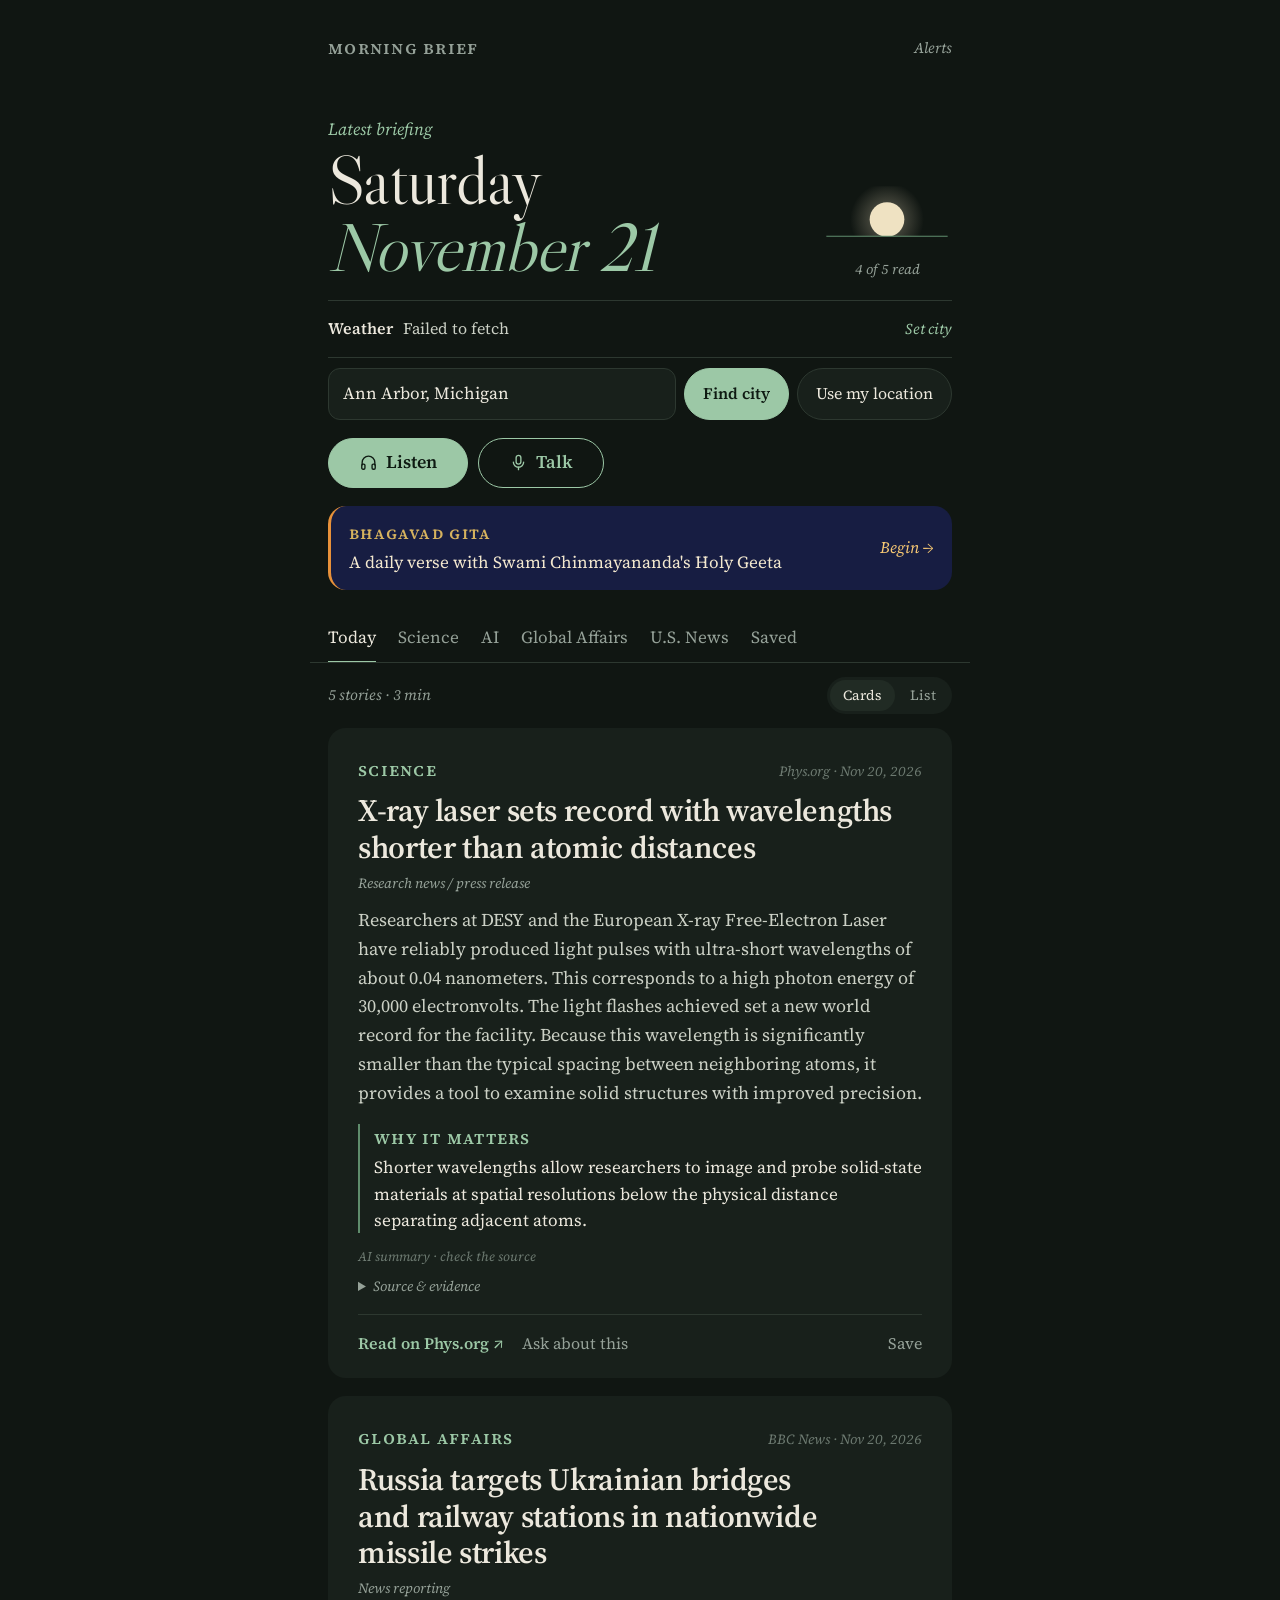
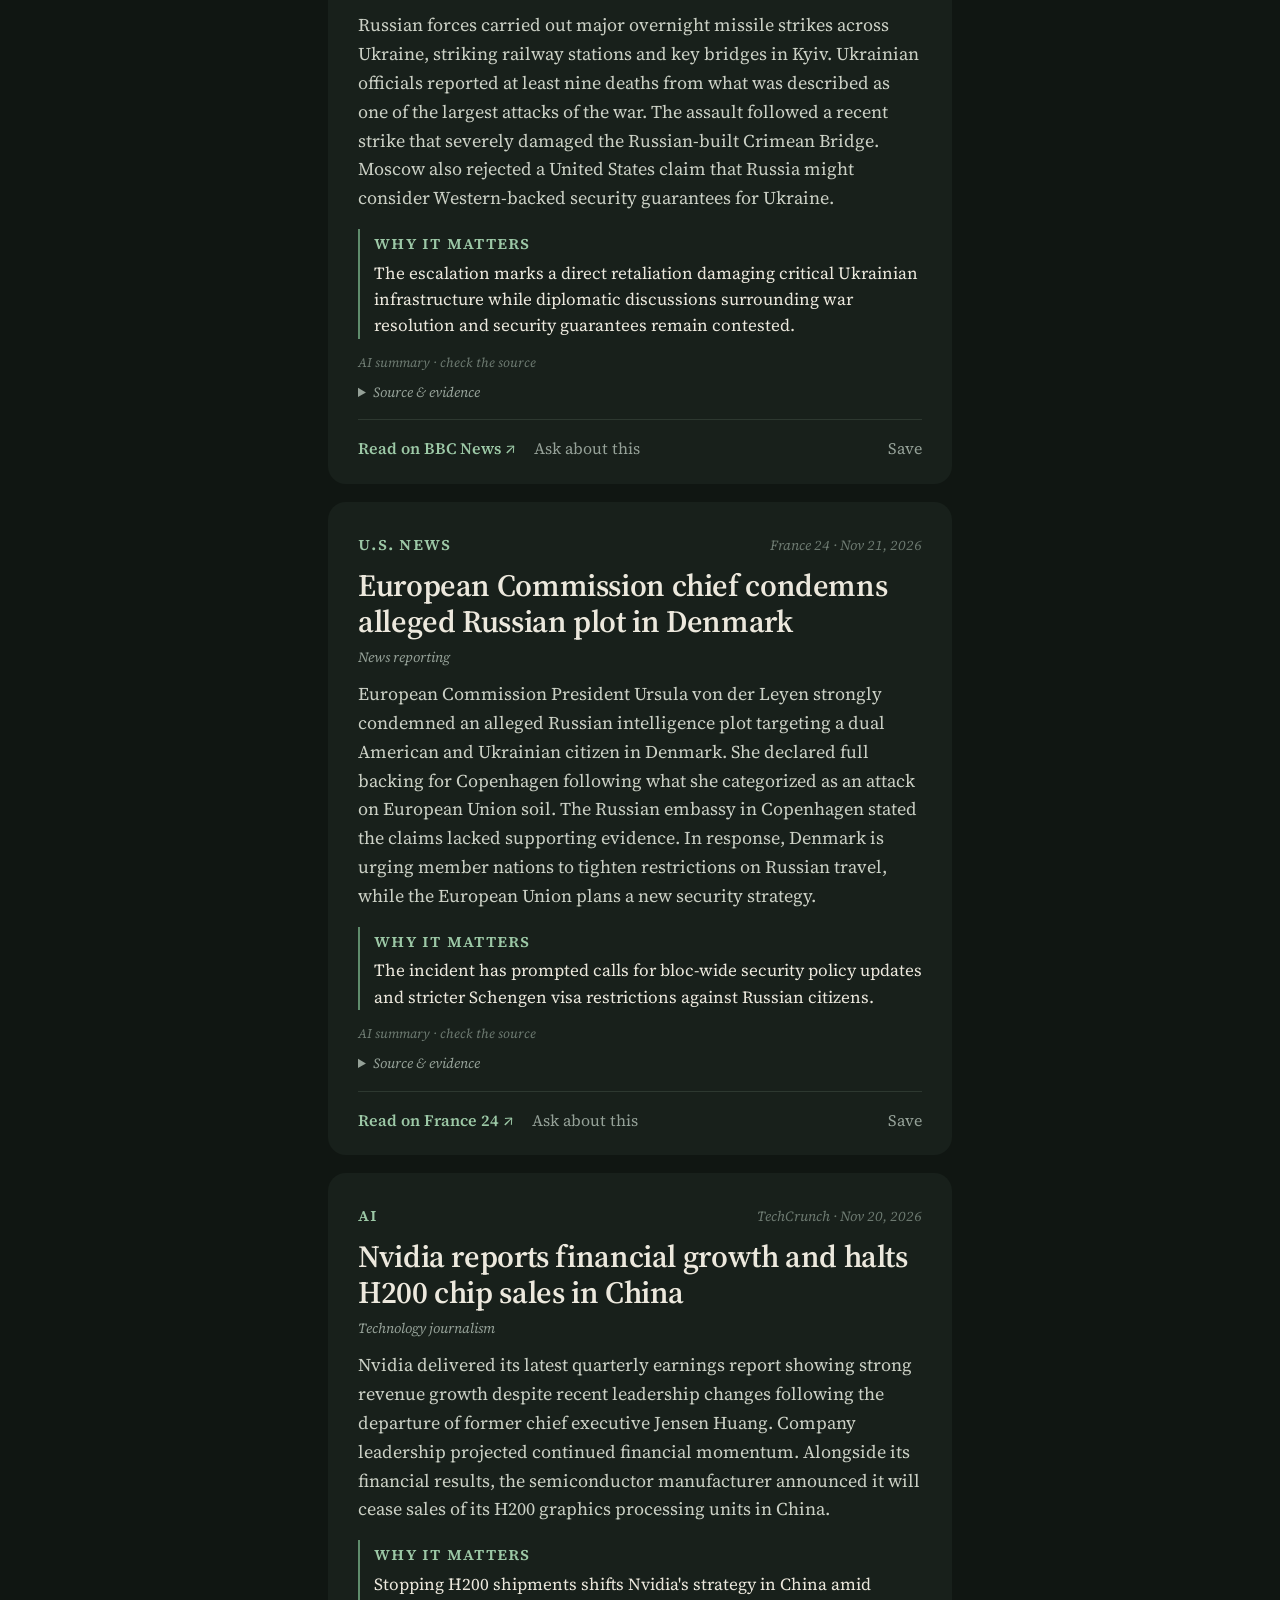
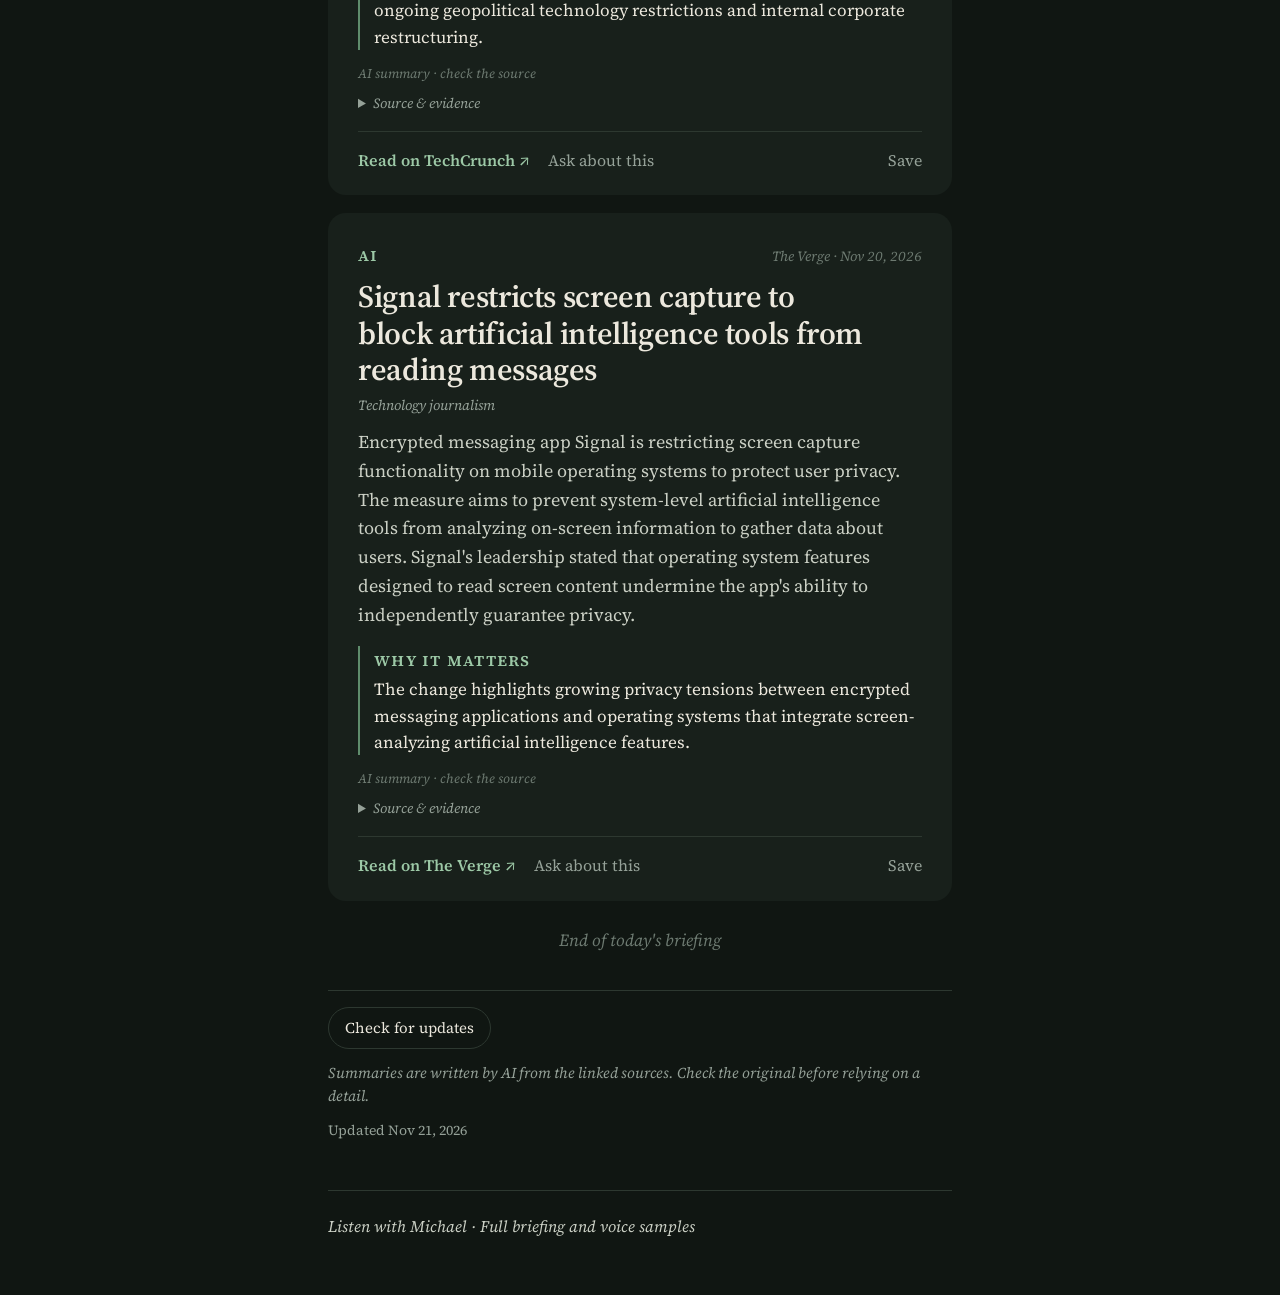
<file: index.html>
<!doctype html>
<html lang="en">
  <head>
    <meta charset="UTF-8" />
    <meta name="viewport" content="width=device-width, initial-scale=1, viewport-fit=cover" />
    <meta name="apple-mobile-web-app-capable" content="yes" />
    <meta name="apple-mobile-web-app-title" content="Morning Brief" />
    <link rel="apple-touch-icon" href="apple-touch-icon.png" />
    <meta name="theme-color" content="#101612" />
    <meta name="apple-mobile-web-app-status-bar-style" content="black-translucent" />
    <meta name="description" content="A personal morning briefing on science, AI and world news." />
    <link rel="manifest" href="manifest.webmanifest" />
    <link rel="icon" href="icon.svg" type="image/svg+xml" />
    <title>Morning Brief</title>
    <link rel="preconnect" href="https://fonts.googleapis.com" />
    <link rel="preconnect" href="https://fonts.gstatic.com" crossorigin />
    <link
      rel="stylesheet"
      href="https://fonts.googleapis.com/css2?family=Libre+Caslon+Display&family=Source+Serif+4:ital,opsz,wght@0,8..60,400..700;1,8..60,400..600&display=swap"
    />
    <link rel="stylesheet" href="styles.css" />
  </head>
  <body>
    <div id="app"></div>
    <section id="audio-prototype" aria-label="Audio player"></section>
    <script src="audio-player.js" defer></script>
    <script src="missed.js" defer></script>
    <script src="app.js" defer></script>
    <script src="talk.js" defer></script>
    <script src="notify.js" defer></script>
  </body>
</html>
</file>
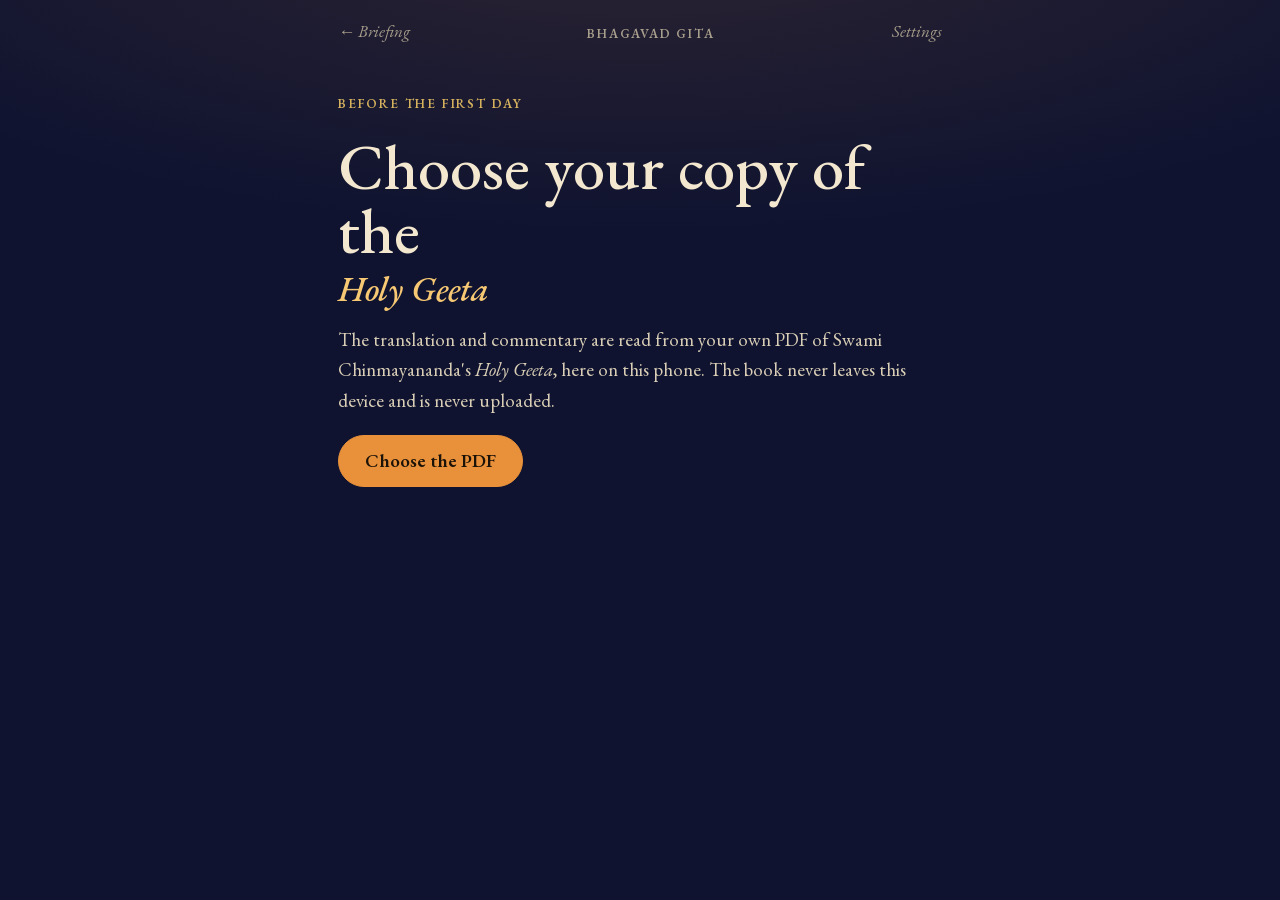
<file: gita/index.html>
<!doctype html>
<html lang="en">
  <head>
    <meta charset="UTF-8" />
    <meta name="viewport" content="width=device-width, initial-scale=1, viewport-fit=cover" />
    <meta name="theme-color" content="#0f1330" />
    <meta
      name="description"
      content="A daily Bhagavad Gita practice with Swami Chinmayananda's Holy Geeta."
    />
    <title>Bhagavad Gita · Morning Brief</title>
    <link rel="icon" href="../icon.svg" type="image/svg+xml" />
    <link rel="stylesheet" href="css/fonts.css" />
    <link rel="stylesheet" href="css/gita.css" />
  </head>
  <body>
    <main id="gita" class="room"></main>
    <script type="module" src="js/app.mjs"></script>
  </body>
</html>
</file>
<file: styles.css>
/* Morning Brief: "first light", evergreen edition.
   A calm, dark morning page: soft ivory on deep evergreen, sage for the things worth
   noticing, and one warm note in the dawn-cream sun. Libre Caslon Display for the date,
   Source Serif 4 for everything else, with small capitals for labels. The signature is
   a sun that rises above a fine horizon line as today's stories are read. */

:root {
  color-scheme: dark;
  /* Palette: an evergreen morning */
  --bg: #101612; /* evergreen, before light */
  --paper: #18201b; /* cards and sheets */
  --raised: #212b24; /* selected and pressed */
  --line: #2d3830; /* hairlines */
  --text: #ece8dd; /* soft ivory */
  --soft: #cbd0c5; /* body copy */
  --muted: #95a198; /* secondary */
  --faint: #6d7a71; /* tertiary */
  --accent: #9cc8a6; /* sage: the accent */
  --accent-soft: #5f8c6c; /* rules and quiet accents */
  --on-accent: #0e1a12;
  --sun: #efe2c2; /* the one warm note: dawn light */
  --live: #d9705a; /* microphone live */
  /* Type */
  --display: "Libre Caslon Display", "Iowan Old Style", Georgia, serif;
  --serif: "Source Serif 4", "Iowan Old Style", Georgia, serif;
  --radius: 18px;
}

* {
  box-sizing: border-box;
}
html {
  -webkit-text-size-adjust: 100%;
}
body {
  margin: 0;
  background: var(--bg);
  color: var(--text);
  font: 400 17px/1.6 var(--serif);
  font-optical-sizing: auto;
  -webkit-font-smoothing: antialiased;
}
button,
input,
select,
textarea {
  font: inherit;
  color: inherit;
}
button {
  cursor: pointer;
}
a {
  color: var(--accent);
}
:focus-visible {
  outline: 2px solid var(--accent);
  outline-offset: 3px;
  border-radius: 6px;
}
::selection {
  background: var(--accent);
  color: var(--on-accent);
}

/* Labels: small capitals in the text face, never a code font. */
.eyebrow,
.tag,
.why span,
.brand,
.talk-line b {
  font-family: var(--serif);
  font-variant-caps: all-small-caps;
  letter-spacing: 0.07em;
  font-weight: 600;
  font-size: 18px; /* small capitals read about 12-13px */
}

.shell {
  max-width: 660px;
  margin: 0 auto;
  padding: calc(14px + env(safe-area-inset-top)) 18px 48px;
}

/* ---------- Header ---------- */
.top {
  display: flex;
  justify-content: space-between;
  align-items: center;
  min-height: 40px;
}
.brand {
  color: var(--muted);
}
.alerts-button {
  border: 0;
  background: transparent;
  color: var(--muted);
  font-size: 15px;
  font-style: italic;
  padding: 6px 0;
}

/* ---------- Hero: the date and the sunrise ---------- */
.hero {
  display: grid;
  grid-template-columns: 1fr auto;
  align-items: end;
  gap: 12px;
  margin: 30px 0 20px;
}
.edition-line {
  margin: 0 0 4px;
  color: var(--accent);
  font-style: italic;
  font-size: 17px;
}
.hero h1 {
  margin: 0;
  font-family: var(--display);
  font-weight: 400;
  font-size: clamp(46px, 13vw, 68px);
  line-height: 0.98;
  letter-spacing: -0.01em;
  color: var(--text);
}
.hero h1 em {
  display: block;
  font-style: italic;
  color: var(--accent);
}
.sun-wrap {
  display: flex;
  flex-direction: column;
  align-items: center;
  gap: 2px;
}
.sunrise {
  width: 104px;
  height: 56px;
  display: block;
  overflow: visible;
}
.sun {
  fill: var(--sun);
}
.sun-body {
  transition: transform 1.2s cubic-bezier(0.22, 1, 0.36, 1);
}
.horizon {
  stroke: var(--accent-soft);
  stroke-width: 1;
}
.wafer-label {
  font-style: italic;
  font-size: 14px;
  color: var(--muted);
  white-space: nowrap;
}

/* ---------- Weather ---------- */
.weather-line {
  display: flex;
  align-items: baseline;
  gap: 12px;
  padding: 12px 0;
  border-top: 1px solid var(--line);
  border-bottom: 1px solid var(--line);
}
.weather-copy {
  display: flex;
  flex-wrap: wrap;
  column-gap: 10px;
  row-gap: 0;
  font-size: 16px;
  color: var(--soft);
  min-width: 0;
}
.weather-copy strong {
  font-weight: 600;
  color: var(--text);
}
.weather-change {
  margin-left: auto;
  border: 0;
  background: transparent;
  color: var(--accent);
  font-size: 15px;
  font-style: italic;
  white-space: nowrap;
  padding: 4px 0;
}
.weather-form {
  display: flex;
  flex-wrap: wrap;
  gap: 8px;
  margin-top: 10px;
}
.weather-form input,
.talk-form input,
.talk-voice select,
.notify-code {
  flex: 1;
  min-width: 170px;
  padding: 11px 14px;
  border: 1px solid var(--line);
  border-radius: 12px;
  background: var(--paper);
  color: var(--text);
}

/* ---------- Buttons ---------- */
.btn {
  border: 1px solid var(--line);
  border-radius: 100px;
  padding: 10px 18px;
  background: var(--paper);
  color: var(--text);
  font-size: 16px;
}
.btn.primary {
  background: var(--accent);
  border-color: var(--accent);
  color: var(--on-accent);
  font-weight: 600;
}
.hero-actions {
  display: grid;
  grid-template-columns: 1fr 1fr;
  gap: 10px;
  margin: 18px 0 26px;
}
.listen-button {
  display: inline-flex;
  align-items: center;
  justify-content: center;
  gap: 8px;
  min-height: 50px;
  border-radius: 100px;
  border: 1px solid var(--accent);
  background: var(--accent);
  color: var(--on-accent);
  font-weight: 600;
  font-size: 18px;
}
.talk-button {
  background: transparent;
  color: var(--accent);
}
.btn-icon {
  width: 19px;
  height: 19px;
  fill: none;
  stroke: currentColor;
  stroke-width: 1.7;
  stroke-linecap: round;
  stroke-linejoin: round;
  flex: none;
}

/* ---------- Sections and list header ---------- */
.tabs {
  display: flex;
  gap: 22px;
  overflow-x: auto;
  margin: 0 -18px;
  padding: 0 18px;
  border-bottom: 1px solid var(--line);
  scrollbar-width: none;
}
.tabs::-webkit-scrollbar {
  display: none;
}
.tab {
  white-space: nowrap;
  border: 0;
  border-bottom: 2px solid transparent;
  background: transparent;
  color: var(--muted);
  padding: 8px 0 10px;
  margin-bottom: -1px;
  font-size: 17px;
}
.tab.active {
  color: var(--text);
  border-bottom-color: var(--accent);
}
.digest-head {
  display: flex;
  justify-content: space-between;
  align-items: center;
  margin: 14px 0 14px;
}
.digest-meta {
  font-style: italic;
  font-size: 15px;
  color: var(--muted);
}
.view-toggle {
  display: inline-flex;
  gap: 2px;
  background: var(--paper);
  border-radius: 100px;
  padding: 3px;
}
.view-toggle button {
  border: 0;
  background: transparent;
  color: var(--muted);
  font-size: 14px;
  padding: 4px 13px;
  border-radius: 100px;
}
.view-toggle button.active {
  background: var(--raised);
  color: var(--text);
}
.coverage-note {
  font-size: 15px;
  font-style: italic;
  line-height: 1.55;
  color: var(--muted);
  margin: 0 0 16px;
}
.coverage-note:empty {
  display: none;
}

/* ---------- Stories ---------- */
.feed {
  display: flex;
  flex-direction: column;
  gap: 18px;
}
.story {
  background: var(--paper);
  border-radius: var(--radius);
  padding: 22px 22px 14px;
}
.story-topline {
  display: flex;
  justify-content: space-between;
  align-items: baseline;
  gap: 12px;
}
.tag {
  color: var(--accent);
}
.date {
  font-size: 14px;
  font-style: italic;
  color: var(--faint);
  text-align: right;
  min-width: 0;
  overflow: hidden;
  text-overflow: ellipsis;
  white-space: nowrap;
}
.story h3 {
  font-family: var(--serif);
  font-weight: 600;
  font-size: 27px;
  line-height: 1.18;
  letter-spacing: -0.012em;
  color: var(--text);
  margin: 8px 0 6px;
  text-wrap: pretty;
}
.continuity-label {
  display: inline-block;
  font-size: 14px;
  font-style: italic;
  color: var(--accent);
  margin: 0 0 4px;
}
.publication-type {
  font-size: 14px;
  font-style: italic;
  color: var(--muted);
  margin: 0 0 12px;
}
.summary {
  font-size: 18px;
  line-height: 1.6;
  color: var(--soft);
  margin: 0 0 16px;
}
.why {
  border-left: 2px solid var(--accent-soft);
  padding: 0 0 0 14px;
  margin: 0 0 14px;
}
.why span {
  display: block;
  color: var(--accent);
  margin-bottom: 2px;
}
.why p {
  margin: 0;
  font-size: 17px;
  line-height: 1.55;
  color: var(--text);
}
.ai-note {
  display: block;
  font-size: 13px;
  font-style: italic;
  color: var(--faint);
  margin: 0 0 2px;
}
.ai-note.pending {
  color: var(--accent);
}
.source-details {
  font-size: 15px;
  line-height: 1.55;
  color: var(--muted);
  overflow-wrap: anywhere;
}
.source-details summary {
  cursor: pointer;
  color: var(--muted);
  font-size: 14px;
  font-style: italic;
  padding: 6px 0;
}
.source-details p {
  margin: 6px 0;
}
.source-details h4 {
  font-size: 15px;
  margin: 10px 0 4px;
  color: var(--soft);
}
.story-footer {
  display: flex;
  align-items: center;
  gap: 4px 18px;
  flex-wrap: wrap;
  border-top: 1px solid var(--line);
  margin-top: 10px;
  padding-top: 10px;
}
.source {
  color: var(--accent);
  text-decoration: none;
  font-weight: 600;
  font-size: 16px;
  padding: 6px 0;
}
.ask,
.save {
  border: 0;
  background: transparent;
  color: var(--muted);
  font-size: 16px;
  padding: 6px 0;
}
.save {
  margin-left: auto;
}
.save.saved {
  color: var(--accent);
}
.feed-end {
  text-align: center;
  font-style: italic;
  color: var(--faint);
  margin: 26px 0 0;
}
.empty {
  background: var(--paper);
  border-radius: var(--radius);
  padding: 40px 22px;
  color: var(--muted);
  font-style: italic;
  text-align: center;
}

/* Skim mode: compact rows */
.feed.list {
  gap: 0;
  background: var(--paper);
  border-radius: var(--radius);
  overflow: hidden;
}
.row + .row {
  border-top: 1px solid var(--line);
}
.row-head {
  display: block;
  width: 100%;
  text-align: left;
  border: 0;
  background: transparent;
  padding: 16px 20px;
}
.row-head:active,
.row.open {
  background: var(--raised);
}
.row-title {
  display: block;
  font-weight: 600;
  font-size: 20px;
  line-height: 1.25;
  color: var(--text);
  margin: 4px 0 4px;
}
.row-lede {
  display: block;
  font-size: 16px;
  line-height: 1.5;
  color: var(--muted);
}
.row-body {
  padding: 0 20px 14px;
}

/* ---------- While you were away ---------- */
.away {
  border-radius: var(--radius);
  background: var(--paper);
  border-top: 3px solid var(--accent);
  padding: 18px 22px 6px;
  margin: 0 0 18px;
}
.away-head {
  display: flex;
  justify-content: space-between;
  align-items: flex-start;
  gap: 12px;
}
.away-head .eyebrow {
  color: var(--accent);
}
.away-head h2 {
  font-family: var(--display);
  font-weight: 400;
  font-size: 28px;
  line-height: 1.1;
  margin: 2px 0 4px;
}
.away-sub {
  font-size: 15px;
  font-style: italic;
  color: var(--muted);
  margin: 0;
}
.away-card {
  padding: 16px 0 14px;
}
.away-card + .away-card,
.away-head + .away-card {
  border-top: 1px solid var(--line);
}
.away-card h3 {
  font-weight: 600;
  font-size: 21px;
  line-height: 1.22;
  margin: 6px 0 6px;
}
.away-card .summary {
  font-size: 17px;
}

/* ---------- Footer ---------- */
.foot {
  display: flex;
  flex-wrap: wrap;
  justify-content: space-between;
  align-items: center;
  gap: 8px;
  margin-top: 36px;
  padding-top: 16px;
  border-top: 1px solid var(--line);
  font-size: 15px;
  color: var(--muted);
}
.foot p {
  flex-basis: 100%;
  margin: 4px 0;
  line-height: 1.55;
  font-style: italic;
}
.foot span {
  font-size: 14px;
}
.refresh {
  border: 1px solid var(--line);
  background: transparent;
  color: var(--text);
  border-radius: 100px;
  padding: 8px 16px;
  font-size: 15px;
}

/* ---------- Browser-voice player bar ---------- */
.player {
  position: fixed;
  left: 50%;
  bottom: calc(12px + env(safe-area-inset-bottom));
  transform: translateX(-50%);
  width: min(640px, calc(100% - 24px));
  z-index: 15;
  display: flex;
  justify-content: space-between;
  align-items: center;
  gap: 12px;
  padding: 10px 14px;
  background: var(--raised);
  border-radius: var(--radius);
  box-shadow: 0 -8px 30px #00000080;
}
.player-copy {
  min-width: 0;
}
.player-copy b {
  font-size: 14px;
  font-style: italic;
  font-weight: 400;
  color: var(--accent);
}
.player-copy small {
  display: block;
  font-size: 15px;
  color: var(--soft);
  white-space: nowrap;
  overflow: hidden;
  text-overflow: ellipsis;
}
.player-controls {
  display: flex;
  gap: 6px;
}
.player button {
  border: 0;
  border-radius: 100px;
  min-width: 42px;
  min-height: 42px;
  background: var(--paper);
  color: var(--text);
}

/* ---------- Michael audio player (below the feed) ---------- */
#audio-prototype {
  max-width: 660px;
  margin: 0 auto;
  padding: 0 18px calc(32px + env(safe-area-inset-bottom));
}
.audio-prototype {
  border-top: 1px solid var(--line);
  padding: 14px 0;
}
.audio-prototype summary {
  cursor: pointer;
  min-height: 44px;
  display: flex;
  align-items: center;
  color: var(--soft);
  font-size: 16px;
  font-style: italic;
}
.audio-prototype-body p {
  font-size: 16px;
  line-height: 1.55;
  color: var(--muted);
}
.audio-prototype-controls {
  display: flex;
  flex-wrap: wrap;
  gap: 8px;
  align-items: center;
}
.audio-prototype-controls select {
  min-height: 44px;
  max-width: 100%;
  padding: 8px 12px;
  border-radius: 12px;
  border: 1px solid var(--line);
  background: var(--paper);
}
.audio-prototype-controls .btn {
  min-height: 44px;
}
.audio-current-story {
  font-size: 15px;
  font-style: italic;
  color: var(--accent);
}
.audio-prototype audio {
  display: block;
  width: 100%;
  margin: 10px 0;
}

/* ---------- Talk and alert sheets ---------- */
#talk[hidden],
#notify[hidden] {
  display: none;
}
#talk,
#notify {
  position: fixed;
  left: 0;
  right: 0;
  bottom: 0;
  z-index: 20;
  display: flex;
  justify-content: center;
  padding: 0 12px calc(12px + env(safe-area-inset-bottom));
  pointer-events: none;
}
#notify {
  z-index: 25;
}
.talk-sheet {
  pointer-events: auto;
  width: 100%;
  max-width: 640px;
  display: flex;
  flex-direction: column;
  background: var(--paper);
  border-top: 3px solid var(--accent);
  border-radius: 22px;
  box-shadow: 0 -14px 44px #000000aa;
  padding: 16px 20px 14px;
}
.talk-head {
  display: flex;
  justify-content: space-between;
  align-items: flex-start;
  gap: 12px;
}
.talk-head .eyebrow {
  color: var(--accent);
}
.talk-head h2 {
  font-family: var(--display);
  font-weight: 400;
  font-size: 24px;
  line-height: 1.15;
  margin: 2px 0 8px;
}
.talk-head-buttons {
  display: flex;
}
.talk-close,
.talk-icon {
  border: 0;
  background: transparent;
  color: var(--muted);
  font-size: 17px;
  min-width: 38px;
  min-height: 38px;
}
.talk-note,
.talk-steps {
  font-size: 16px;
  line-height: 1.55;
  color: var(--soft);
}
.talk-steps {
  padding-left: 20px;
  margin: 4px 0 12px;
}
.talk-form {
  display: flex;
  flex-wrap: wrap;
  gap: 8px;
  margin: 0 0 10px;
}
.talk-voice {
  display: flex;
  align-items: center;
  gap: 8px;
  font-size: 15px;
  color: var(--muted);
  margin-top: 6px;
}
.talk-voice select {
  flex: 0 1 auto;
  min-width: 0;
  padding: 6px 10px;
}
.talk-transcript {
  height: clamp(80px, 18vh, 150px);
  overflow-y: auto;
  overscroll-behavior: contain;
  border-top: 1px solid var(--line);
  border-bottom: 1px solid var(--line);
  padding: 6px 0;
}
.talk-line {
  font-size: 17px;
  line-height: 1.5;
  color: var(--soft);
  margin: 6px 0;
}
.talk-line b {
  display: block;
  font-size: 16px;
  color: var(--muted);
}
.talk-line.briefing {
  color: var(--text);
}
.talk-line.briefing b {
  color: var(--accent);
}
.talk-sources {
  display: block;
  margin-top: 4px;
  font-size: 14px;
  font-style: italic;
  color: var(--muted);
}
.talk-status {
  font-size: 15px;
  font-style: italic;
  color: var(--muted);
  min-height: 1.2em;
  margin: 8px 0;
}
.talk-controls {
  display: flex;
  gap: 8px;
}
.talk-mic {
  flex: 1;
  min-height: 50px;
  border: 0;
  border-radius: 100px;
  background: var(--accent);
  color: var(--on-accent);
  font-weight: 600;
  font-size: 17px;
}
.talk-mic.on {
  background: var(--live);
  color: #fff4ee;
}
.talk-mic:disabled {
  opacity: 0.6;
}
.talk-bar {
  flex-direction: row;
  align-items: center;
  gap: 10px;
  border-radius: 100px;
  border-top-width: 0;
  padding: 8px 10px 8px 18px;
}
.talk-dot {
  flex: none;
  width: 9px;
  height: 9px;
  border-radius: 50%;
  background: var(--faint);
}
.talk-dot.on {
  background: var(--live);
  animation: talk-pulse 1.6s ease-in-out infinite;
}
@keyframes talk-pulse {
  50% {
    opacity: 0.35;
  }
}
.talk-bar-text {
  flex: 1;
  min-width: 0;
  border: 0;
  background: transparent;
  color: var(--soft);
  font-size: 16px;
  text-align: left;
  white-space: nowrap;
  overflow: hidden;
  text-overflow: ellipsis;
}
.talk-bar-end {
  border: 0;
  border-radius: 100px;
  padding: 8px 16px;
  background: var(--live);
  color: #fff4ee;
  font-weight: 600;
  font-size: 15px;
}
.notify-code {
  width: 100%;
  font-family: ui-monospace, Menlo, monospace;
  font-size: 11px;
  resize: none;
  margin: 4px 0 10px;
}

/* ---------- Larger screens ---------- */
@media (min-width: 720px) {
  .shell {
    padding-top: 28px;
  }
  .hero {
    margin-top: 48px;
  }
  .sunrise {
    width: 130px;
    height: 70px;
  }
  .hero-actions {
    grid-template-columns: auto auto;
    justify-content: start;
  }
  .listen-button {
    padding: 0 30px;
  }
  .story {
    padding: 28px 30px 16px;
  }
  .story h3 {
    font-size: 31px;
  }
}

@media (prefers-reduced-motion: reduce) {
  *,
  *::before,
  *::after {
    animation: none !important;
    transition: none !important;
  }
}

/* The door to the Gita room: its own indigo and saffron, a glimpse of the room. */
.gita-card {
  display: grid;
  grid-template-columns: 1fr auto;
  align-items: center;
  gap: 2px 12px;
  margin: -8px 0 26px;
  padding: 14px 18px;
  border-radius: var(--radius);
  background: #171d42;
  border-left: 3px solid #e8913a;
  color: #f3e8cf;
  text-decoration: none;
}
.gita-label {
  grid-column: 1;
  font-variant-caps: all-small-caps;
  letter-spacing: 0.08em;
  font-weight: 600;
  font-size: 17px;
  color: #d6b25e;
}
.gita-line {
  grid-column: 1;
  font-size: 17px;
}
.gita-go {
  grid-column: 2;
  grid-row: 1 / span 2;
  color: #f7c873;
  font-style: italic;
  font-size: 16px;
  white-space: nowrap;
}
</file>
<file: gita/css/fonts.css>
/* Self-hosted fonts (SIL Open Font License 1.1, see OFL.txt): EB Garamond and Noto Serif Devanagari. */
@font-face {
  font-family: 'EB Garamond';
  font-style: italic;
  font-weight: 400 600;
  font-display: swap;
  src: url(../fonts/EBGaramond-italic-latin-ext.woff2) format('woff2');
  unicode-range: U+0100-02BA, U+02BD-02C5, U+02C7-02CC, U+02CE-02D7, U+02DD-02FF, U+0304, U+0308, U+0329, U+1D00-1DBF, U+1E00-1E9F, U+1EF2-1EFF, U+2020, U+20A0-20AB, U+20AD-20C4, U+2113, U+2C60-2C7F, U+A720-A7FF;
}
@font-face {
  font-family: 'EB Garamond';
  font-style: italic;
  font-weight: 400 600;
  font-display: swap;
  src: url(../fonts/EBGaramond-italic-latin.woff2) format('woff2');
  unicode-range: U+0000-00FF, U+0131, U+0152-0153, U+02BB-02BC, U+02C6, U+02DA, U+02DC, U+0304, U+0308, U+0329, U+2000-206F, U+20AC, U+2122, U+2191, U+2193, U+2212, U+2215, U+FEFF, U+FFFD;
}
@font-face {
  font-family: 'EB Garamond';
  font-style: normal;
  font-weight: 400 700;
  font-display: swap;
  src: url(../fonts/EBGaramond-normal-latin-ext.woff2) format('woff2');
  unicode-range: U+0100-02BA, U+02BD-02C5, U+02C7-02CC, U+02CE-02D7, U+02DD-02FF, U+0304, U+0308, U+0329, U+1D00-1DBF, U+1E00-1E9F, U+1EF2-1EFF, U+2020, U+20A0-20AB, U+20AD-20C4, U+2113, U+2C60-2C7F, U+A720-A7FF;
}
@font-face {
  font-family: 'EB Garamond';
  font-style: normal;
  font-weight: 400 700;
  font-display: swap;
  src: url(../fonts/EBGaramond-normal-latin.woff2) format('woff2');
  unicode-range: U+0000-00FF, U+0131, U+0152-0153, U+02BB-02BC, U+02C6, U+02DA, U+02DC, U+0304, U+0308, U+0329, U+2000-206F, U+20AC, U+2122, U+2191, U+2193, U+2212, U+2215, U+FEFF, U+FFFD;
}
@font-face {
  font-family: 'Noto Serif Devanagari';
  font-style: normal;
  font-weight: 400 600;
  font-display: swap;
  src: url(../fonts/NotoSerifDevanagari-normal-devanagari.woff2) format('woff2');
  unicode-range: U+0900-097F, U+1CD0-1CF4, U+1CF7-1CF9, U+200C-200D, U+20A8, U+20B9, U+20F0, U+25CC, U+A830-A839, U+A8E0-A8FF, U+11B00-11B0A;
}
@font-face {
  font-family: 'Noto Serif Devanagari';
  font-style: normal;
  font-weight: 400 600;
  font-display: swap;
  src: url(../fonts/NotoSerifDevanagari-normal-latin.woff2) format('woff2');
  unicode-range: U+0000-00FF, U+0131, U+0152-0153, U+02BB-02BC, U+02C6, U+02DA, U+02DC, U+0304, U+0308, U+0329, U+2000-206F, U+20AC, U+2122, U+2191, U+2193, U+2212, U+2215, U+FEFF, U+FFFD;
}
</file>
<file: gita/css/gita.css>
/* The Gita room: a palm-leaf manuscript lit by a diya at dawn.
   Deep indigo, saffron and gold, cream text; EB Garamond and Noto Serif Devanagari.
   A distinct room inside Morning Brief: same rounded panels and small-capital labels as
   the briefing, its own sacred palette. Motion is slow and stops for reduced motion. */

:root {
  color-scheme: dark;
  --night: #0f1330; /* the room before dawn */
  --indigo: #171d42; /* panels */
  --indigo-2: #222a5a; /* raised */
  --line: rgba(214, 178, 94, 0.2); /* gold hairlines */
  --cream: #f3e8cf; /* text */
  --cream-soft: #dacfb6; /* body copy */
  --muted: #a89f8c;
  --saffron: #e8913a; /* the accent */
  --gold: #d6b25e;
  --diya: #f7c873; /* lamp glow */
  --leaf: #2a2448; /* the palm-leaf card */
  --serif: "EB Garamond", "Iowan Old Style", Georgia, serif;
  --deva: "Noto Serif Devanagari", "Kohinoor Devanagari", "Devanagari Sangam MN", serif;
}

* {
  box-sizing: border-box;
}
html {
  -webkit-text-size-adjust: 100%;
}
body {
  margin: 0;
  min-height: 100vh;
  background: radial-gradient(120% 60% at 50% -10%, rgba(232, 145, 58, 0.14), transparent 60%),
    var(--night);
  color: var(--cream);
  font: 400 20px/1.6 var(--serif);
  -webkit-font-smoothing: antialiased;
}
a {
  color: var(--diya);
}
button,
input,
select {
  font: inherit;
  color: inherit;
}
button {
  cursor: pointer;
}
:focus-visible {
  outline: 2px solid var(--diya);
  outline-offset: 3px;
  border-radius: 6px;
}

.room {
  max-width: 640px;
  margin: 0 auto;
  padding: calc(10px + env(safe-area-inset-top)) 18px calc(110px + env(safe-area-inset-bottom));
}

/* Labels: small capitals, as in the briefing */
.g-eyebrow,
.step-label,
.stage h3,
.thread .by,
.set h2,
.g-title {
  font-variant-caps: all-small-caps;
  letter-spacing: 0.1em;
  font-weight: 600;
  font-size: 18px;
  color: var(--gold);
}

/* ---------- Header ---------- */
.g-top {
  display: flex;
  justify-content: space-between;
  align-items: center;
  gap: 12px;
  min-height: 44px;
}
.g-back,
.g-icon {
  color: var(--muted);
  text-decoration: none;
  font-size: 17px;
  font-style: italic;
  padding: 8px 0;
}
.g-title {
  color: var(--muted);
  text-align: center;
}

/* ---------- Home ---------- */
.g-hero {
  margin: 34px 0 26px;
}
.g-hero h1 {
  font-weight: 500;
  font-size: clamp(44px, 12vw, 64px);
  line-height: 1;
  margin: 6px 0 10px;
}
.g-hero h1 em {
  display: block;
  font-size: 0.55em;
  color: var(--diya);
  margin-top: 8px;
}
.g-ref {
  color: var(--cream);
}
.g-meta,
.g-lead {
  color: var(--cream-soft);
  font-size: 19px;
}
.g-meta {
  font-style: italic;
  margin: 0 0 22px;
}
.g-begin,
.g-btn {
  display: inline-flex;
  align-items: center;
  justify-content: center;
  min-height: 52px;
  padding: 0 26px;
  border-radius: 100px;
  border: 1px solid var(--saffron);
  background: var(--saffron);
  color: #1b1208;
  font-weight: 600;
  font-size: 19px;
  text-decoration: none;
  cursor: pointer;
}
.g-begin.quiet,
.g-btn {
  background: transparent;
  color: var(--diya);
  border-color: var(--line);
}
.g-btn {
  min-height: 44px;
  font-size: 17px;
  margin: 4px 6px 4px 0;
}
.g-btn.danger {
  color: #f0a08a;
}
.g-status {
  color: var(--muted);
  font-style: italic;
  font-size: 17px;
  min-height: 1.4em;
}
.g-card {
  display: block;
  background: var(--indigo);
  border-radius: 18px;
  border-left: 3px solid var(--saffron);
  padding: 16px 20px;
  margin: 0 0 18px;
  color: var(--cream);
  text-decoration: none;
}
.g-card span {
  display: block;
}
.g-links {
  display: flex;
  gap: 22px;
  margin: 8px 0 30px;
}
.g-links a,
.g-link {
  color: var(--diya);
  font-style: italic;
  text-decoration: none;
}
.g-section {
  font-weight: 500;
  font-size: 26px;
  margin: 10px 0 12px;
}

/* ---------- Chapter map: 18 chapters, 3 stages, a lamp for each day ---------- */
.map {
  display: grid;
  gap: 14px;
}
.stage {
  background: var(--indigo);
  border-radius: 18px;
  padding: 14px 18px 10px;
}
.stage h3 {
  margin: 0 0 6px;
}
.map-row {
  display: grid;
  grid-template-columns: 26px 1fr auto;
  align-items: center;
  gap: 10px;
  padding: 6px 0;
  border-top: 1px solid var(--line);
}
.map-row:first-of-type {
  border-top: 0;
}
.map-ch {
  color: var(--gold);
  font-size: 17px;
}
.map-name {
  font-size: 17px;
  color: var(--cream-soft);
  white-space: nowrap;
  overflow: hidden;
  text-overflow: ellipsis;
}
.map-dots {
  display: flex;
  flex-wrap: wrap;
  justify-content: flex-end;
  gap: 5px;
  max-width: 150px;
}
.dot {
  width: 9px;
  height: 9px;
  border-radius: 50%;
  border: 1px solid rgba(214, 178, 94, 0.45);
  display: inline-block;
}
.dot.lit {
  background: var(--diya);
  border-color: var(--diya);
  box-shadow: 0 0 8px rgba(247, 200, 115, 0.8);
}
.dot.now {
  border-color: var(--saffron);
  box-shadow: 0 0 0 2px rgba(232, 145, 58, 0.35);
  animation: breathe 3s ease-in-out infinite;
}
@keyframes breathe {
  50% {
    box-shadow: 0 0 0 5px rgba(232, 145, 58, 0.12);
  }
}

/* ---------- Session ---------- */
.steps {
  display: flex;
  gap: 5px;
  margin: 6px 0 18px;
}
.steps span {
  flex: 1;
  height: 3px;
  border-radius: 3px;
  background: var(--line);
}
.steps span.done {
  background: var(--saffron);
}
.step {
  scroll-margin-top: 20px;
  animation: arrive 0.6s ease both;
}
@keyframes arrive {
  from {
    opacity: 0;
    transform: translateY(8px);
  }
}
.step-label {
  margin: 0 0 12px;
}
.step-nav {
  position: fixed;
  left: 0;
  right: 0;
  bottom: 0;
  display: flex;
  justify-content: center;
  gap: 10px;
  padding: 12px 18px calc(12px + env(safe-area-inset-bottom));
  background: linear-gradient(transparent, var(--night) 35%);
}
.step-nav button {
  min-height: 52px;
  border-radius: 100px;
  font-size: 19px;
  padding: 0 26px;
}
.nav-back {
  border: 1px solid var(--line);
  background: transparent;
  color: var(--muted);
}
.nav-back:disabled {
  opacity: 0.35;
}
.nav-next {
  flex: 1;
  max-width: 420px;
  border: 0;
  background: var(--saffron);
  color: #1b1208;
  font-weight: 600;
}
.prose p {
  color: var(--cream-soft);
  font-size: 20px;
  line-height: 1.65;
  margin: 0 0 16px;
}
.listen {
  display: inline-flex;
  align-items: center;
  gap: 8px;
  border: 1px solid var(--line);
  border-radius: 100px;
  background: transparent;
  color: var(--diya);
  font-size: 17px;
  padding: 7px 16px;
  margin: 0 0 14px;
}
.listen-dot {
  width: 8px;
  height: 8px;
  border-radius: 50%;
  background: var(--diya);
}
.listen[aria-pressed="true"] .listen-dot {
  animation: breathe 1.6s ease-in-out infinite;
  background: var(--saffron);
}

/* Scene: the painting with slow drift, dust and light */
.scene-frame {
  position: relative;
  overflow: hidden;
  border-radius: 20px;
  aspect-ratio: 4 / 5;
  max-height: 62vh;
  width: 100%;
  background: #0b0e24;
}
.scene-frame.small {
  aspect-ratio: 16 / 9;
  margin-bottom: 18px;
}
.scene-gradient {
  position: absolute;
  inset: 0;
  background: radial-gradient(
      70% 45% at 50% 62%,
      rgba(247, 200, 115, var(--glow, 0.35)),
      transparent 70%
    ),
    linear-gradient(180deg, #1a2154 0%, #3a2d55 45%, #8a4f2f 78%, #2a1a14 100%);
}
.scene-frame[data-chapter="11"] .scene-gradient {
  --glow: 0.75;
}
.scene-img {
  position: absolute;
  inset: 0;
  width: 100%;
  height: 100%;
  object-fit: cover;
  opacity: 0;
  transition: opacity 2s ease;
  animation: drift 28s ease-in-out infinite alternate;
}
.scene-img.shown {
  opacity: 1;
}
@keyframes drift {
  from {
    transform: scale(1.08) translate(-1.5%, 1%);
  }
  to {
    transform: scale(1.18) translate(1.5%, -1.5%);
  }
}
.cosmic {
  position: absolute;
  inset: 0;
  width: 100%;
  height: 100%;
  mix-blend-mode: screen;
}
.shafts {
  position: absolute;
  inset: -20%;
  background: repeating-linear-gradient(
    105deg,
    transparent 0 12%,
    rgba(255, 226, 160, 0.07) 14%,
    transparent 18%
  );
  animation: shafts 14s ease-in-out infinite alternate;
  mix-blend-mode: screen;
}
@keyframes shafts {
  from {
    opacity: 0.35;
    transform: translateX(-3%);
  }
  to {
    opacity: 0.8;
    transform: translateX(3%);
  }
}
.motes {
  position: absolute;
  inset: 0;
}
.mote {
  position: absolute;
  bottom: -10px;
  border-radius: 50%;
  background: rgba(255, 228, 170, 0.7);
  animation: rise 11s linear infinite;
}
@keyframes rise {
  to {
    transform: translate(30px, -110vh);
    opacity: 0;
  }
}
.scene-actions {
  display: flex;
  gap: 10px;
  margin: 12px 0 4px;
}
.scene-actions button,
.verse-actions button,
.grades button,
.star {
  min-height: 44px;
  border-radius: 100px;
  border: 1px solid var(--line);
  background: var(--indigo);
  color: var(--cream);
  font-size: 17px;
  padding: 0 18px;
}

/* Recall */
.recall-card {
  display: block;
  width: 100%;
  text-align: left;
  background: var(--indigo);
  border: 1px solid var(--line);
  border-radius: 18px;
  padding: 18px 20px;
}
.recall-card > span {
  display: block;
}
.recall-ref {
  color: var(--gold);
  font-size: 18px;
}
.recall-hint {
  color: var(--muted);
  font-style: italic;
  font-size: 16px;
  margin-top: 8px;
}
.recall-back {
  margin-top: 12px;
  color: var(--cream-soft);
  font-size: 19px;
}
.grades {
  display: flex;
  gap: 8px;
  margin: 12px 0;
}
.grades button {
  flex: 1;
  padding: 0 8px;
}
.recall-count {
  color: var(--muted);
  font-style: italic;
  font-size: 16px;
}

/* Chapter intro */
.ch-title {
  font-weight: 500;
  font-size: 34px;
  line-height: 1.1;
  margin: 0 0 14px;
}
.ch-title span {
  display: block;
  font-size: 18px;
  color: var(--gold);
  font-variant-caps: all-small-caps;
  letter-spacing: 0.1em;
}
.ch-title em {
  display: block;
  font-size: 22px;
  color: var(--diya);
  margin-top: 6px;
}

/* The thread */
.thread {
  margin: 0 0 16px;
}
.thread p {
  font-size: 20px;
  line-height: 1.65;
  color: var(--cream-soft);
  margin: 0 0 12px;
}
.thread.link p {
  color: var(--cream);
  font-style: italic;
}
.thread.mine {
  border-left: 2px solid var(--line);
  padding-left: 14px;
}
.thread.mine p {
  font-size: 19px;
}
.thread .by {
  display: block;
  font-size: 13px;
  letter-spacing: 0.08em;
  color: var(--muted);
  opacity: 0.8;
}

/* The verse, on a palm leaf */
.sa {
  position: relative;
  background: linear-gradient(180deg, var(--leaf), #241f40);
  border-radius: 999px / 70px;
  padding: 24px 24px;
  margin: 0 0 14px;
  text-align: center;
  box-shadow: inset 0 0 0 1px var(--line);
}
.sa::before,
.sa::after {
  content: "";
  position: absolute;
  top: 50%;
  width: 7px;
  height: 7px;
  margin-top: -3.5px;
  border-radius: 50%;
  background: var(--night);
  box-shadow: inset 0 0 0 1px var(--line);
}
.sa::before {
  left: 14px;
}
.sa::after {
  right: 14px;
}
.sa-speaker {
  font-family: var(--deva);
  font-size: 17px;
  color: var(--gold);
  margin: 0 0 6px;
}
.sa-speaker span {
  font-family: var(--serif);
  font-style: italic;
}
.sa-deva {
  font-family: var(--deva);
  font-size: clamp(18px, 5.2vw, 25px); /* each half-verse on one line on a phone */
  line-height: 1.9;
  color: var(--cream);
}
.sa-deva > span,
.sa-iast > span {
  display: block;
}
.sa-iast {
  font-style: italic;
  font-size: clamp(15px, 4.2vw, 18px);
  line-height: 1.6;
  color: var(--diya);
  margin-top: 10px;
}
.verse-actions {
  display: flex;
  flex-wrap: wrap;
  gap: 8px;
  margin: 0 0 16px;
}
.verse-actions .listen {
  margin: 0;
}
.chant:disabled {
  opacity: 0.5;
}
.translation p {
  font-size: 22px;
  line-height: 1.55;
  color: var(--cream);
  margin: 0 0 12px;
}
.translation.extra p {
  font-size: 20px;
  color: var(--cream-soft);
}
.tr-ref {
  font-size: 16px !important;
  color: var(--gold) !important;
  font-variant-caps: all-small-caps;
  letter-spacing: 0.1em;
}
.fade-in {
  animation: fade 2.4s ease 0.8s both;
}
@keyframes fade {
  from {
    opacity: 0;
  }
}
details.full {
  border-top: 1px solid var(--line);
  padding-top: 10px;
  margin-top: 8px;
}
details.full summary {
  cursor: pointer;
  color: var(--diya);
  font-style: italic;
  min-height: 44px;
  display: flex;
  align-items: center;
}

/* Close */
.close-row {
  display: flex;
  align-items: center;
  gap: 14px;
  margin: 10px 0 20px;
}
.star.on {
  color: var(--diya);
  border-color: var(--saffron);
}
.streak {
  color: var(--diya);
  font-style: italic;
  animation: fade 1.6s ease both;
}

/* Recap, my verses, memorize, gallery, settings */
.recap-day,
.my-verse,
.set {
  background: var(--indigo);
  border-radius: 18px;
  padding: 16px 20px;
  margin: 0 0 14px;
}
.recap-day blockquote {
  margin: 8px 0 0;
  color: var(--cream);
  font-size: 21px;
}
.mine-inline {
  font-style: italic;
  color: var(--cream-soft);
}
.memorize b {
  font-weight: 400;
  transition: color 0.6s ease;
}
.memorize b.gone {
  color: transparent;
  border-bottom: 1px dotted var(--muted);
}
.gallery {
  display: grid;
  grid-template-columns: repeat(2, 1fr);
  gap: 10px;
}
.gallery figure {
  margin: 0;
}
.gallery img {
  width: 100%;
  aspect-ratio: 4 / 5;
  object-fit: cover;
  border-radius: 14px;
  display: block;
}
.gallery figcaption {
  font-size: 15px;
  color: var(--muted);
  display: flex;
  justify-content: space-between;
  padding: 4px 2px;
}
.gallery button {
  border: 0;
  background: none;
  color: var(--muted);
  font-size: 15px;
}
.set h2 {
  margin: 0 0 6px;
}
.set p,
.set label {
  font-size: 18px;
  color: var(--cream-soft);
}
.set label {
  display: block;
  margin: 8px 0;
}
.set label.row {
  display: flex;
  gap: 10px;
  align-items: flex-start;
}
.set input[type="url"],
.set input[type="password"],
.set select {
  width: 100%;
  margin-top: 4px;
  padding: 10px 12px;
  border-radius: 12px;
  border: 1px solid var(--line);
  background: var(--night);
  color: var(--cream);
  font-size: 17px;
}
.set input[type="range"] {
  width: 60%;
  vertical-align: middle;
  accent-color: var(--saffron);
}
.loading {
  text-align: center;
  margin-top: 30vh;
  font-style: italic;
}

@media (prefers-reduced-motion: reduce) {
  *,
  *::before,
  *::after {
    animation: none !important;
    transition: none !important;
  }
  .scene-img {
    opacity: 1;
  }
}
</file>
